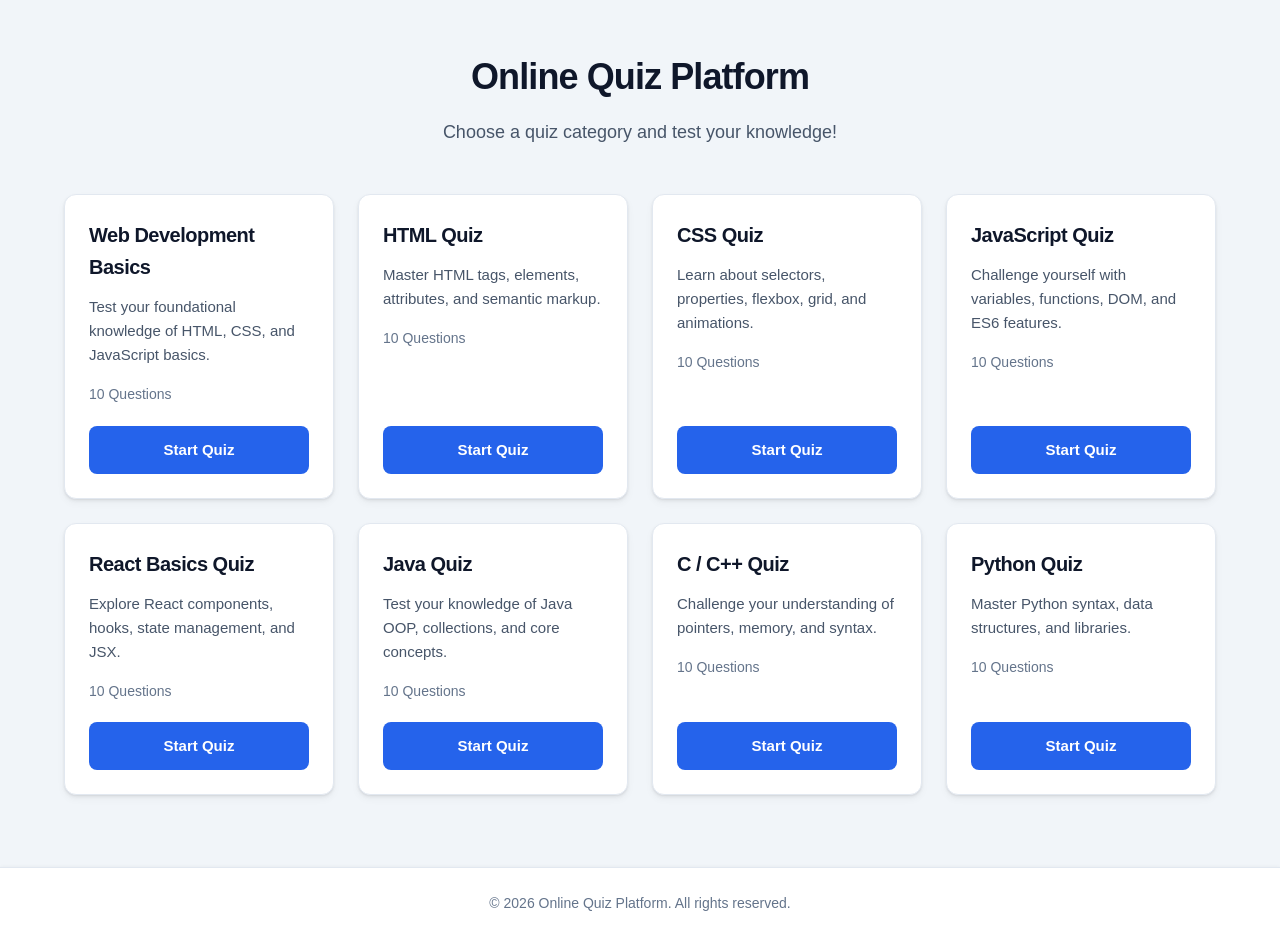
<file: index.html>
<!DOCTYPE html>
<html lang="en">
<head>
    <meta charset="UTF-8">
    <meta name="viewport" content="width=device-width, initial-scale=1.0">
    <title>Online Quiz Website - Choose Your Quiz</title>
    <!-- CSS linked here -->
    <link rel="stylesheet" href="css/style.css">
</head>
<body>
    <main class="container dashboard-container">
        <!-- Dashboard Header -->
        <header class="dashboard-header">
            <h1 id="main-title" class="dashboard-title">Online Quiz Platform</h1>
            <p class="dashboard-subtitle">Choose a quiz category and test your knowledge!</p>
        </header>

        <!-- Quiz Cards Grid -->
        <section class="quiz-grid" aria-label="Available quizzes">
            <!-- Card 1: Web Development Basics -->
            <article class="quiz-card">
                <div class="quiz-card-content">
                    <h2 class="quiz-card-title">Web Development Basics</h2>
                    <p class="quiz-card-description">Test your foundational knowledge of HTML, CSS, and JavaScript basics.</p>
                    <p class="quiz-card-questions">10 Questions</p>
                </div>
                <a href="quiz.html?quiz=webdev" class="quiz-card-btn" role="button">Start Quiz</a>
            </article>

            <!-- Card 2: HTML Quiz -->
            <article class="quiz-card">
                <div class="quiz-card-content">
                    <h2 class="quiz-card-title">HTML Quiz</h2>
                    <p class="quiz-card-description">Master HTML tags, elements, attributes, and semantic markup.</p>
                    <p class="quiz-card-questions">10 Questions</p>
                </div>
                <a href="quiz.html?quiz=html" class="quiz-card-btn" role="button">Start Quiz</a>
            </article>

            <!-- Card 3: CSS Quiz -->
            <article class="quiz-card">
                <div class="quiz-card-content">
                    <h2 class="quiz-card-title">CSS Quiz</h2>
                    <p class="quiz-card-description">Learn about selectors, properties, flexbox, grid, and animations.</p>
                    <p class="quiz-card-questions">10 Questions</p>
                </div>
                <a href="quiz.html?quiz=css" class="quiz-card-btn" role="button">Start Quiz</a>
            </article>

            <!-- Card 4: JavaScript Quiz -->
            <article class="quiz-card">
                <div class="quiz-card-content">
                    <h2 class="quiz-card-title">JavaScript Quiz</h2>
                    <p class="quiz-card-description">Challenge yourself with variables, functions, DOM, and ES6 features.</p>
                    <p class="quiz-card-questions">10 Questions</p>
                </div>
                <a href="quiz.html?quiz=javascript" class="quiz-card-btn" role="button">Start Quiz</a>
            </article>

            <!-- Card 5: React Basics Quiz -->
            <article class="quiz-card">
                <div class="quiz-card-content">
                    <h2 class="quiz-card-title">React Basics Quiz</h2>
                    <p class="quiz-card-description">Explore React components, hooks, state management, and JSX.</p>
                    <p class="quiz-card-questions">10 Questions</p>
                </div>
                <a href="quiz.html?quiz=react" class="quiz-card-btn" role="button">Start Quiz</a>
            </article>

            <!-- Card 6: Java Quiz -->
            <article class="quiz-card">
                <div class="quiz-card-content">
                    <h2 class="quiz-card-title">Java Quiz</h2>
                    <p class="quiz-card-description">Test your knowledge of Java OOP, collections, and core concepts.</p>
                    <p class="quiz-card-questions">10 Questions</p>
                </div>
                <a href="quiz.html?quiz=java" class="quiz-card-btn" role="button">Start Quiz</a>
            </article>

            <!-- Card 7: C / C++ Quiz -->
            <article class="quiz-card">
                <div class="quiz-card-content">
                    <h2 class="quiz-card-title">C / C++ Quiz</h2>
                    <p class="quiz-card-description">Challenge your understanding of pointers, memory, and syntax.</p>
                    <p class="quiz-card-questions">10 Questions</p>
                </div>
                <a href="quiz.html?quiz=cpp" class="quiz-card-btn" role="button">Start Quiz</a>
            </article>

            <!-- Card 8: Python Quiz -->
            <article class="quiz-card">
                <div class="quiz-card-content">
                    <h2 class="quiz-card-title">Python Quiz</h2>
                    <p class="quiz-card-description">Master Python syntax, data structures, and libraries.</p>
                    <p class="quiz-card-questions">10 Questions</p>
                </div>
                <a href="quiz.html?quiz=python" class="quiz-card-btn" role="button">Start Quiz</a>
            </article>
        </section>
    </main>

    <footer class="footer">
        <p>&copy; 2026 Online Quiz Platform. All rights reserved.</p>
    </footer>
</body>
</html>
</file>
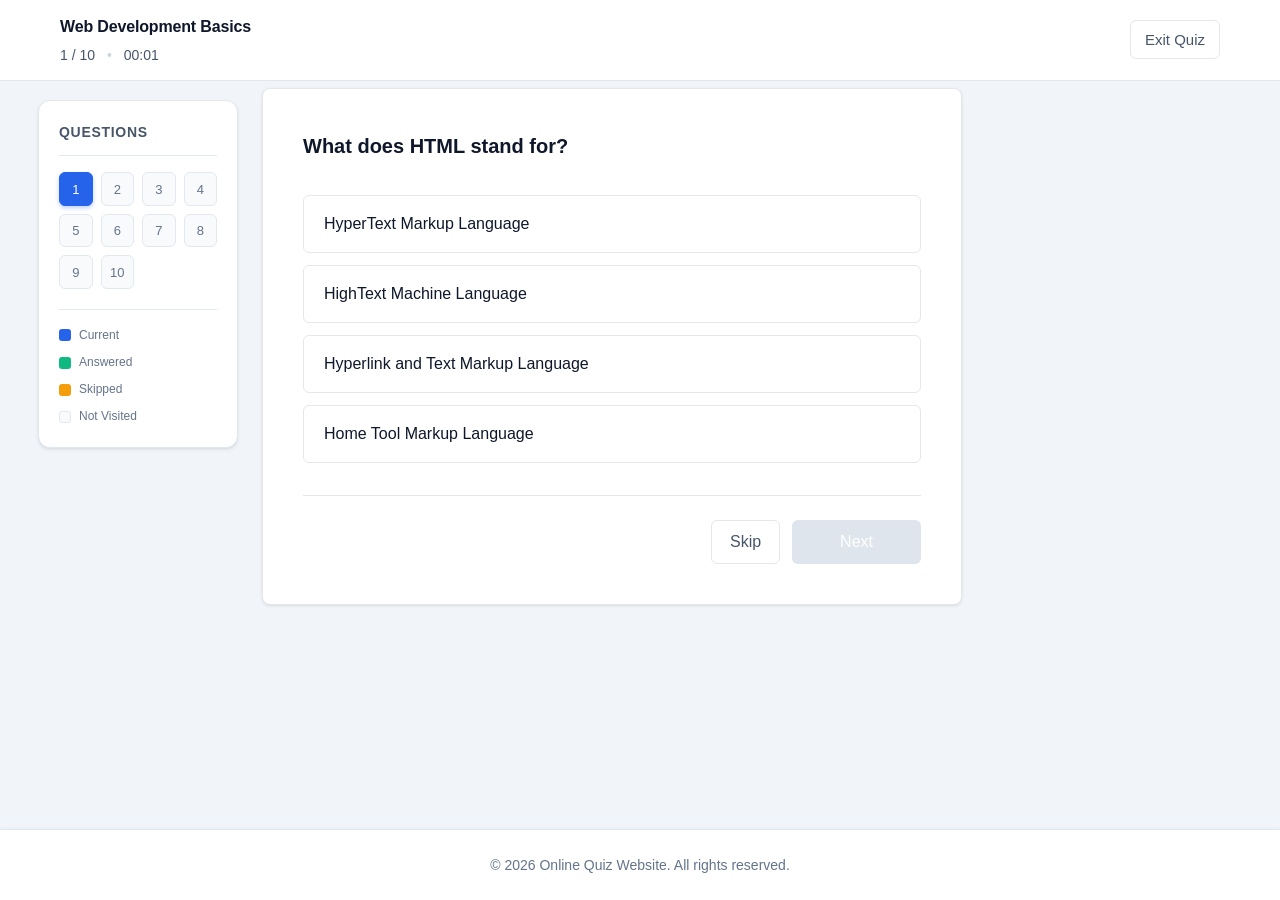
<file: quiz.html>
<!DOCTYPE html>
<html lang="en">
<head>
    <meta charset="UTF-8">
    <meta name="viewport" content="width=device-width, initial-scale=1.0">
    <title>Online Quiz Website - Quiz</title>
    <!-- CSS linked here -->
    <link rel="stylesheet" href="css/style.css">
</head>
<body>
    <!-- Fixed quiz header (stays visible while scrolling) -->
    <header class="quiz-topbar" aria-label="Quiz controls">
        <div class="quiz-topbar-inner">
            <div class="quiz-topbar-left">
                <h1 id="quiz-title" class="quiz-topbar-title">Online Quiz Website</h1>
                <p class="quiz-topbar-meta" aria-live="polite">
                    <span id="current-question">1</span> / <span id="total-questions">10</span>
                    <span class="quiz-topbar-sep" aria-hidden="true">•</span>
                    <span id="quiz-timer" aria-label="Timer">00:00</span>
                </p>
            </div>

            <div class="quiz-topbar-right">
                <button id="exit-quiz-btn" class="exit-quiz-btn" type="button">Exit Quiz</button>
            </div>
        </div>
    </header>

    <main class="container quiz-layout">
        <!-- Question Palette (Navigation Panel) -->
        <aside class="question-palette" aria-label="Question navigation">
            <h2 class="palette-title">Questions</h2>
            <div class="palette-grid" id="palette-grid" role="group" aria-label="Question buttons">
                <!-- Numbered buttons will be generated by quiz.js -->
            </div>
            <div class="palette-legend">
                <div class="legend-item">
                    <span class="legend-dot legend-dot--current"></span>
                    <span>Current</span>
                </div>
                <div class="legend-item">
                    <span class="legend-dot legend-dot--answered"></span>
                    <span>Answered</span>
                </div>
                <div class="legend-item">
                    <span class="legend-dot legend-dot--skipped"></span>
                    <span>Skipped</span>
                </div>
                <div class="legend-item">
                    <span class="legend-dot legend-dot--unanswered"></span>
                    <span>Not Visited</span>
                </div>
            </div>
        </aside>

        <!-- Quiz Content -->
        <section class="quiz-box" aria-labelledby="quiz-title">
            <!-- Question Section -->
            <article class="question-section">
                <h3 class="question-text" id="question-text">What is the capital of France?</h3>
            </article>

            <!-- Options Section -->
            <div class="options-container" id="options-container" role="group" aria-labelledby="question-text">
                <button class="option-btn" type="button">Paris</button>
                <button class="option-btn" type="button">London</button>
                <button class="option-btn" type="button">Berlin</button>
                <button class="option-btn" type="button">Madrid</button>
            </div>

            <!-- Quiz Actions -->
            <div class="quiz-footer">
                <button class="skip-btn" id="skip-btn" type="button">Skip</button>
                <button class="next-btn" id="next-btn" type="button">Next</button>
            </div>
        </section>
    </main>

    <footer class="footer">
        <p>&copy; 2026 Online Quiz Website. All rights reserved.</p>
    </footer>

    <!-- JavaScript files linked here -->
    <script src="js/questions.js"></script>
    <script src="js/quiz.js"></script>
</body>
</html>
</file>
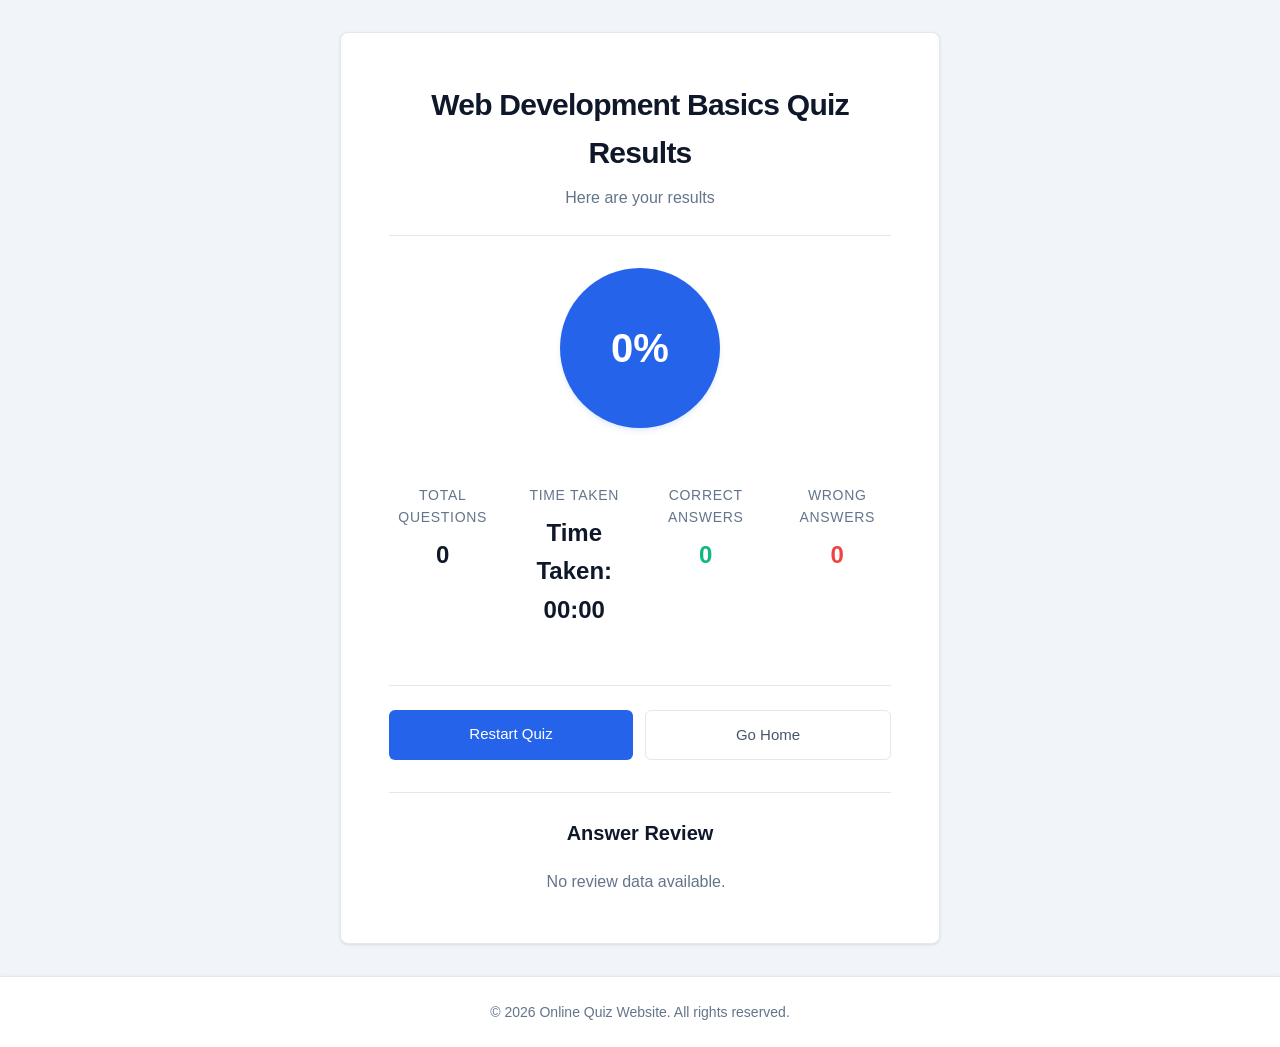
<file: result.html>
<!DOCTYPE html>
<html lang="en">
<head>
    <meta charset="UTF-8">
    <meta name="viewport" content="width=device-width, initial-scale=1.0">
    <title>Online Quiz Website - Results</title>
    <!-- CSS linked here -->
    <link rel="stylesheet" href="css/style.css">
</head>
<body>
    <main class="container">
        <section class="result-box" aria-labelledby="result-title">
            <!-- Result Header -->
            <header class="result-header">
                <h2 id="result-title" class="result-title">Quiz Completed!</h2>
                <p class="result-subtitle">Here are your results</p>
            </header>

            <!-- Score Display -->
            <article class="score-section" aria-label="Your score">
                <div class="score-circle" role="img" aria-label="Score badge">
                    <p class="score-percentage" id="score-percentage" aria-live="polite">80%</p>
                </div>
            </article>

            <!-- Result Details -->
            <div class="result-details" role="region" aria-label="Quiz statistics">
                <div class="detail-item">
                    <p class="detail-label">Total Questions</p>
                    <p class="detail-value" id="total-questions">10</p>
                </div>
                <div class="detail-item">
                    <p class="detail-label">Time Taken</p>
                    <p class="detail-value" id="quiz-time">00:00</p>
                </div>
                <div class="detail-item">
                    <p class="detail-label">Correct Answers</p>
                    <p class="detail-value correct" id="correct-answers">8</p>
                </div>
                <div class="detail-item">
                    <p class="detail-label">Wrong Answers</p>
                    <p class="detail-value incorrect" id="wrong-answers">2</p>
                </div>
            </div>

            <!-- Action Buttons -->
            <div class="result-footer">
                <a href="quiz.html" class="restart-btn" role="button">Restart Quiz</a>
                <a href="index.html" class="home-btn" role="button">Go Home</a>
            </div>

            <!-- Answer Review Section -->
            <section class="review-section" aria-label="Answer review">
                <h3 class="review-title">Answer Review</h3>
                <div class="review-list" id="review-list">
                    <!-- Review items will be generated by result.js -->
                </div>
            </section>
        </section>
    </main>

    <footer class="footer">
        <p>&copy; 2026 Online Quiz Website. All rights reserved.</p>
    </footer>

    <!-- JavaScript files linked here -->
    <script src="js/questions.js"></script>
    <script src="js/result.js"></script>
</body>
</html>
</file>
<file: css/style.css>
/* 
 * =======================================
 * QUIZ WEBSITE - COMPLETE STYLESHEET
 * =======================================
 * This file contains all styles for:
 * - index.html (Home Page)
 * - quiz.html (Quiz Page)
 * - result.html (Result Page)
 * 
 * Design System (Premium Slate Theme):
 * - Page Background: #f1f5f9 (soft slate)
 * - Card Background: #ffffff (white)
 * - Primary Text: #0f172a (slate-900)
 * - Secondary Text: #475569 (slate-600)
 * - Muted Text: #64748b (slate-500)
 * - Accent (Buttons): #2563eb (blue-600)
 * - Border: #e2e8f0 (slate-200)
 * - Shadows: Layered, soft depth
 * - No gradients, clean and minimal
 * =======================================
 */

/* ===================================
   RESET & BASE STYLES
   =================================== */
* {
    margin: 0;
    padding: 0;
    box-sizing: border-box;
}

body {
    font-family: -apple-system, BlinkMacSystemFont, 'Segoe UI', 'Roboto', 'Oxygen', 'Ubuntu', 'Cantarell', sans-serif;
    line-height: 1.6;
    color: #0f172a;
    /* Soft slate background for premium feel */
    background: #f1f5f9;
    min-height: 100vh;
    display: flex;
    flex-direction: column;
}

/* ===================================
   ANIMATIONS & KEYFRAMES
   =================================== */

/* Fade in with subtle upward motion - used for page load entrance */
@keyframes fadeInUp {
    from {
        opacity: 0;
        transform: translateY(20px);
    }
    to {
        opacity: 1;
        transform: translateY(0);
    }
}

/* ===================================
   QUIZ TOP BAR (Fixed Header)
   =================================== */

.quiz-topbar {
    position: fixed;
    top: 0;
    left: 0;
    right: 0;
    background-color: #ffffff;
    border-bottom: 1px solid #e5e7eb;
    z-index: 100;
}

/* When the fixed quiz top bar exists, push the page content down */
body {
    padding-top: 0;
}

.quiz-topbar + .container,
.quiz-topbar + main.container,
.quiz-topbar ~ main.container {
    padding-top: 88px;
}

.quiz-topbar-inner {
    max-width: 1200px;
    margin: 0 auto;
    padding: 14px 20px;
    display: flex;
    align-items: center;
    justify-content: space-between;
    gap: 16px;
}

.quiz-topbar-left {
    min-width: 0;
}

.quiz-topbar-title {
    font-size: 1rem;
    font-weight: 700;
    color: #0f172a;
    letter-spacing: -0.01em;
    margin-bottom: 4px;
    white-space: nowrap;
    overflow: hidden;
    text-overflow: ellipsis;
}

.quiz-topbar-meta {
    font-size: 0.875rem;
    color: #475569;
}

.quiz-topbar-sep {
    margin: 0 8px;
    color: #cbd5e1;
}

.exit-quiz-btn {
    padding: 10px 14px;
    font-size: 0.9375rem;
    font-weight: 500;
    border-radius: 6px;
    border: 1px solid #e5e7eb;
    background-color: #ffffff;
    color: #475569;
    cursor: pointer;
    transition: background-color 0.2s ease, border-color 0.2s ease;
}

.exit-quiz-btn:hover {
    background-color: #f8fafc;
    border-color: #cbd5e1;
}

.exit-quiz-btn:active {
    background-color: #f1f5f9;
}

/* ===================================
   SHARED COMPONENTS
   =================================== */

/* Main Container - Centers content on all pages */
.container {
    flex: 1;
    display: flex;
    justify-content: center;
    align-items: center;
    padding: 32px 20px;
}

/* Footer - Appears on all pages */
.footer {
    background-color: #ffffff;
    border-top: 1px solid #e2e8f0;
    color: #64748b;
    text-align: center;
    padding: 24px 20px;
    font-size: 0.875rem;
    /* Subtle top shadow for depth separation */
    box-shadow: 0 -1px 3px rgba(15, 23, 42, 0.03);
}

/* ===================================
   ACCESSIBILITY & FOCUS STYLES
   =================================== */

/* Ensure all interactive elements have visible focus indicators */
a:focus,
button:focus {
    outline: 2px solid #2563eb;
    outline-offset: 2px;
}

/* Improve focus visibility for option buttons */
.option-btn:focus {
    outline: 2px solid #2563eb;
    outline-offset: 2px;
}

/* ===================================
   HOME PAGE STYLES (index.html)
   =================================== */

/* Dashboard Container */
.dashboard-container {
    flex-direction: column;
    align-items: center;
    max-width: 1200px;
    width: 100%;
    padding: 48px 24px;
    margin: 0 auto;
}

/* Dashboard Header */
.dashboard-header {
    text-align: center;
    margin-bottom: 48px;
    /* Page load animation: fade in + slight upward motion */
    animation: fadeInUp 0.6s ease-out;
}

.dashboard-title {
    font-size: 2.25rem;
    color: #0f172a;
    margin-bottom: 12px;
    font-weight: 700;
    letter-spacing: -0.025em;
}

.dashboard-subtitle {
    font-size: 1.125rem;
    color: #475569;
    font-weight: 400;
}

/* Quiz Cards Grid - Equal height cards with proper alignment */
.quiz-grid {
    display: grid;
    /* 4 cards per row on large screens, responsive down to 1 */
    grid-template-columns: repeat(4, 1fr);
    /* Consistent gaps between cards */
    gap: 24px;
    margin-bottom: 24px;
    width: 100%;
    max-width: 1152px;
}

/* Individual Quiz Card - Flexbox for content/button alignment */
.quiz-card {
    background-color: #ffffff;
    border: 1px solid #e2e8f0;
    /* More rounded corners for modern feel */
    border-radius: 12px;
    padding: 24px;
    /* Layered shadow for premium depth on slate background */
    box-shadow: 
        0 1px 2px rgba(15, 23, 42, 0.06),
        0 2px 4px rgba(15, 23, 42, 0.06),
        0 4px 8px rgba(15, 23, 42, 0.04);
    /* Smooth transitions for hover states */
    transition: 
        box-shadow 0.25s cubic-bezier(0.4, 0, 0.2, 1), 
        transform 0.25s cubic-bezier(0.4, 0, 0.2, 1),
        border-color 0.25s ease;
    display: flex;
    flex-direction: column;
    justify-content: space-between;
    /* Page load animation: staggered fade-in for each card */
    opacity: 0;
    animation: fadeInUp 0.5s ease-out forwards;
}

/* Stagger card entrance animations */
.quiz-card:nth-child(1) { animation-delay: 0.1s; }
.quiz-card:nth-child(2) { animation-delay: 0.15s; }
.quiz-card:nth-child(3) { animation-delay: 0.2s; }
.quiz-card:nth-child(4) { animation-delay: 0.25s; }
.quiz-card:nth-child(5) { animation-delay: 0.3s; }
.quiz-card:nth-child(6) { animation-delay: 0.35s; }
.quiz-card:nth-child(7) { animation-delay: 0.4s; }
.quiz-card:nth-child(8) { animation-delay: 0.45s; }

.quiz-card:hover {
    /* Elevated shadow on hover for lift effect */
    box-shadow: 
        0 4px 6px rgba(15, 23, 42, 0.05),
        0 10px 20px rgba(15, 23, 42, 0.1),
        0 20px 40px rgba(15, 23, 42, 0.08);
    transform: translateY(-6px);
    border-color: #cbd5e1;
}

/* Card content wrapper - allows button to stay at bottom */
.quiz-card-content {
    flex-grow: 1;
    display: flex;
    flex-direction: column;
}

.quiz-card-title {
    font-size: 1.25rem;
    color: #0f172a;
    margin-bottom: 12px;
    font-weight: 600;
    letter-spacing: -0.025em;
}

.quiz-card-description {
    font-size: 0.9375rem;
    color: #475569;
    line-height: 1.6;
    margin-bottom: 16px;
}

.quiz-card-questions {
    font-size: 0.875rem;
    color: #64748b;
    margin-bottom: 20px;
    font-weight: 500;
}

.quiz-card-btn {
    display: inline-block;
    width: 100%;
    padding: 12px 20px;
    background-color: #2563eb;
    color: #ffffff;
    text-decoration: none;
    font-size: 0.9375rem;
    font-weight: 600;
    /* Match card border radius for cohesive look */
    border-radius: 8px;
    text-align: center;
    border: none;
    cursor: pointer;
    /* Smooth multi-property transitions */
    transition: 
        background-color 0.2s ease,
        transform 0.2s cubic-bezier(0.4, 0, 0.2, 1),
        box-shadow 0.2s ease;
}

.quiz-card-btn:hover {
    background-color: #1d4ed8;
    /* Subtle scale + lift for premium feel */
    transform: translateY(-2px) scale(1.02);
    box-shadow: 0 4px 12px rgba(37, 99, 235, 0.35);
}

.quiz-card-btn:active {
    background-color: #1e40af;
    /* Press effect: snap back with slight scale down */
    transform: translateY(0) scale(0.98);
    box-shadow: 0 2px 4px rgba(37, 99, 235, 0.2);
}

/* Legacy Home Section (kept for backward compatibility) */
.home-section {
    background-color: #ffffff;
    padding: 60px 40px;
    border-radius: 12px;
    box-shadow: 0 10px 30px rgba(0, 0, 0, 0.2);
    text-align: center;
    max-width: 600px;
    width: 100%;
}

.main-title {
    font-size: 2.5rem;
    color: #667eea;
    margin-bottom: 24px;
    font-weight: 700;
    letter-spacing: -0.5px;
}

.subtitle {
    font-size: 1.1rem;
    color: #666;
    margin-bottom: 40px;
    line-height: 1.8;
    max-width: 500px;
    margin-left: auto;
    margin-right: auto;
}

.start-btn {
    display: inline-block;
    padding: 15px 50px;
    background: linear-gradient(135deg, #667eea 0%, #764ba2 100%);
    color: #ffffff;
    text-decoration: none;
    font-size: 1.2rem;
    font-weight: 600;
    border-radius: 50px;
    transition: transform 0.2s ease, box-shadow 0.2s ease;
    box-shadow: 0 4px 15px rgba(102, 126, 234, 0.4);
}

.start-btn:hover {
    transform: translateY(-2px);
    box-shadow: 0 6px 20px rgba(102, 126, 234, 0.6);
}

.start-btn:focus {
    outline: 3px solid #ffd700;
    outline-offset: 3px;
}

.start-btn:focus:not(:focus-visible) {
    outline: none;
}

.start-btn:focus-visible {
    outline: 3px solid #ffd700;
    outline-offset: 3px;
}

/* ===================================
   QUIZ PAGE STYLES (quiz.html)
   =================================== */

.quiz-box {
    background-color: #ffffff;
    padding: 40px;
    border: 1px solid #e5e7eb;
    border-radius: 8px;
    box-shadow: 0 1px 3px 0 rgba(0, 0, 0, 0.1);
    max-width: 700px;
    width: 100%;
}

/* Quiz Header */
.quiz-header {
    text-align: center;
    margin-bottom: 32px;
    padding-bottom: 24px;
    border-bottom: 1px solid #e5e7eb;
}

.quiz-title {
    font-size: 1.875rem;
    color: #0f172a;
    margin-bottom: 8px;
    font-weight: 700;
    letter-spacing: -0.025em;
}

.question-counter {
    font-size: 0.9375rem;
    color: #64748b;
    font-weight: 500;
}

.question-counter span {
    color: #2563eb;
    font-weight: 600;
}

/* Question Section */
.question-section {
    margin-bottom: 32px;
}

.question-text {
    font-size: 1.25rem;
    color: #0f172a;
    line-height: 1.7;
    font-weight: 600;
}

/* Answer Options */
.options-container {
    display: flex;
    flex-direction: column;
    gap: 12px;
    margin-bottom: 32px;
}

.option-btn {
    padding: 16px 20px;
    background-color: #ffffff;
    border: 1px solid #e5e7eb;
    border-radius: 6px;
    font-size: 1rem;
    color: #0f172a;
    cursor: pointer;
    transition: all 0.2s ease;
    text-align: left;
    font-weight: 500;
    line-height: 1.5;
}

.option-btn:hover {
    background-color: #f1f5f9;
    border-color: #cbd5e1;
}

/* Option Button States */
.option-btn.selected {
    background-color: #dbeafe;
    border-color: #2563eb;
    color: #1e40af;
}

.option-btn.correct {
    background-color: #10b981;
    color: #ffffff;
    border-color: #10b981;
}

.option-btn.incorrect {
    background-color: #ef4444;
    color: #ffffff;
    border-color: #ef4444;
}

.option-btn:disabled {
    cursor: not-allowed;
    opacity: 0.6;
}

/* Quiz Footer with Next Button */
.quiz-footer {
    display: flex;
    justify-content: flex-end;
    gap: 12px;
    margin-top: 32px;
    padding-top: 24px;
    border-top: 1px solid #e5e7eb;
}

.skip-btn {
    padding: 12px 18px;
    background-color: #ffffff;
    color: #475569;
    border: 1px solid #e5e7eb;
    border-radius: 6px;
    font-size: 1rem;
    font-weight: 500;
    cursor: pointer;
    transition: background-color 0.2s ease, border-color 0.2s ease;
}

.skip-btn:hover {
    background-color: #f8fafc;
    border-color: #cbd5e1;
}

.skip-btn:active {
    background-color: #f1f5f9;
}

.next-btn {
    padding: 12px 48px;
    background-color: #2563eb;
    color: #ffffff;
    border: none;
    border-radius: 6px;
    font-size: 1rem;
    font-weight: 500;
    cursor: pointer;
    transition: background-color 0.2s ease;
}

.next-btn:hover {
    background-color: #1d4ed8;
}

.next-btn:active {
    background-color: #1e40af;
}

.next-btn:disabled {
    background-color: #cbd5e1;
    cursor: not-allowed;
    opacity: 0.6;
}

/* ===================================
   QUESTION PALETTE (Navigation Panel)
   =================================== */

/* Quiz page layout: sidebar + main content */
.quiz-layout {
    display: flex;
    gap: 24px;
    align-items: flex-start;
    max-width: 1000px;
    width: 100%;
}

/* Question Palette Sidebar */
.question-palette {
    background-color: #ffffff;
    border: 1px solid #e2e8f0;
    border-radius: 12px;
    padding: 20px;
    width: 200px;
    flex-shrink: 0;
    box-shadow: 
        0 1px 2px rgba(15, 23, 42, 0.06),
        0 2px 4px rgba(15, 23, 42, 0.06);
    position: sticky;
    top: 100px; /* Below the fixed header */
    /* Ensure content never overflows */
    overflow: hidden;
    box-sizing: border-box;
}

.palette-title {
    font-size: 0.875rem;
    font-weight: 600;
    color: #475569;
    text-transform: uppercase;
    letter-spacing: 0.05em;
    margin-bottom: 16px;
    padding-bottom: 12px;
    border-bottom: 1px solid #e2e8f0;
}

/* Grid of numbered question buttons */
.palette-grid {
    display: grid;
    /* Use auto-fit to prevent overflow and adapt to container width */
    grid-template-columns: repeat(auto-fit, minmax(30px, 1fr));
    gap: 8px;
    margin-bottom: 20px;
    /* Ensure grid respects container width */
    width: 100%;
    box-sizing: border-box;
}

/* Individual palette button */
.palette-btn {
    /* Remove fixed width - let grid control sizing */
    width: 100%;
    aspect-ratio: 1; /* Keep buttons square */
    min-width: 30px;
    max-width: 36px;
    height: auto;
    display: flex;
    align-items: center;
    justify-content: center;
    font-size: 0.8125rem;
    font-weight: 500;
    border-radius: 6px;
    border: 1px solid #e2e8f0;
    background-color: #f8fafc;
    color: #64748b;
    cursor: pointer;
    transition: all 0.15s ease;
    /* Ensure button content doesn't overflow */
    box-sizing: border-box;
    padding: 0;
}

.palette-btn:hover {
    background-color: #f1f5f9;
    border-color: #cbd5e1;
}

/* State: Current question (active) */
.palette-btn--current {
    background-color: #2563eb;
    border-color: #2563eb;
    color: #ffffff;
    box-shadow: 0 2px 4px rgba(37, 99, 235, 0.3);
}

.palette-btn--current:hover {
    background-color: #1d4ed8;
    border-color: #1d4ed8;
}

/* State: Answered question */
.palette-btn--answered {
    background-color: #10b981;
    border-color: #10b981;
    color: #ffffff;
}

.palette-btn--answered:hover {
    background-color: #059669;
    border-color: #059669;
}

/* State: Skipped question */
.palette-btn--skipped {
    background-color: #f59e0b;
    border-color: #f59e0b;
    color: #ffffff;
}

.palette-btn--skipped:hover {
    background-color: #d97706;
    border-color: #d97706;
}

/* Legend section */
.palette-legend {
    display: flex;
    flex-direction: column;
    gap: 8px;
    padding-top: 16px;
    border-top: 1px solid #e2e8f0;
}

.legend-item {
    display: flex;
    align-items: center;
    gap: 8px;
    font-size: 0.75rem;
    color: #64748b;
}

.legend-dot {
    width: 12px;
    height: 12px;
    border-radius: 3px;
    flex-shrink: 0;
}

.legend-dot--current {
    background-color: #2563eb;
}

.legend-dot--answered {
    background-color: #10b981;
}

.legend-dot--skipped {
    background-color: #f59e0b;
}

.legend-dot--unanswered {
    background-color: #f8fafc;
    border: 1px solid #e2e8f0;
}

/* ===================================
   RESULT PAGE STYLES (result.html)
   =================================== */

.result-box {
    background-color: #ffffff;
    padding: 48px;
    border: 1px solid #e5e7eb;
    border-radius: 8px;
    box-shadow: 0 1px 3px 0 rgba(0, 0, 0, 0.1);
    max-width: 600px;
    width: 100%;
    text-align: center;
}

/* Result Header */
.result-header {
    margin-bottom: 32px;
    padding-bottom: 24px;
    border-bottom: 1px solid #e5e7eb;
}

.result-title {
    font-size: 1.875rem;
    color: #0f172a;
    margin-bottom: 8px;
    font-weight: 700;
    letter-spacing: -0.025em;
}

.result-subtitle {
    font-size: 1rem;
    color: #64748b;
}

/* Score Circle Display */
.score-section {
    margin-bottom: 32px;
}

.score-circle {
    width: 160px;
    height: 160px;
    margin: 0 auto;
    background-color: #2563eb;
    border-radius: 50%;
    display: flex;
    align-items: center;
    justify-content: center;
    box-shadow: 0 4px 6px -1px rgba(37, 99, 235, 0.1), 0 2px 4px -1px rgba(37, 99, 235, 0.06);
}

.score-percentage {
    font-size: 2.5rem;
    color: #ffffff;
    font-weight: 700;
}

/* Result Details Grid */
.result-details {
    display: flex;
    justify-content: space-around;
    gap: 24px;
    margin-bottom: 32px;
    padding: 24px 0;
}

.detail-item {
    flex: 1;
}

.detail-label {
    font-size: 0.875rem;
    color: #64748b;
    margin-bottom: 8px;
    font-weight: 500;
    text-transform: uppercase;
    letter-spacing: 0.05em;
}

.detail-value {
    font-size: 1.5rem;
    color: #0f172a;
    font-weight: 700;
}

.detail-value.correct {
    color: #10b981;
}

.detail-value.incorrect {
    color: #ef4444;
}

/* Result Action Buttons */
.result-footer {
    display: flex;
    gap: 12px;
    justify-content: center;
    margin-top: 32px;
    padding-top: 24px;
    border-top: 1px solid #e5e7eb;
}

.restart-btn,
.home-btn {
    flex: 1;
    padding: 12px 24px;
    text-decoration: none;
    font-size: 0.9375rem;
    font-weight: 500;
    border-radius: 6px;
    transition: background-color 0.2s ease, color 0.2s ease;
    text-align: center;
}

.restart-btn {
    background-color: #2563eb;
    color: #ffffff;
    border: none;
}

.restart-btn:hover {
    background-color: #1d4ed8;
}

.restart-btn:active {
    background-color: #1e40af;
}

.home-btn {
    background-color: #ffffff;
    color: #475569;
    border: 1px solid #e5e7eb;
}

.home-btn:hover {
    background-color: #f8fafc;
    border-color: #cbd5e1;
}

.home-btn:active {
    background-color: #f1f5f9;
}

/* ===================================
   ANSWER REVIEW SECTION
   =================================== */

.review-section {
    margin-top: 32px;
    padding-top: 24px;
    border-top: 1px solid #e5e7eb;
    text-align: left;
}

.review-title {
    font-size: 1.25rem;
    font-weight: 600;
    color: #0f172a;
    margin-bottom: 20px;
    text-align: center;
}

.review-list {
    display: flex;
    flex-direction: column;
    gap: 16px;
    max-height: 400px;
    overflow-y: auto;
    padding-right: 8px;
}

/* Individual review item */
.review-item {
    background-color: #f8fafc;
    border: 1px solid #e2e8f0;
    border-radius: 8px;
    padding: 16px;
    border-left: 4px solid #e2e8f0;
}

.review-item--correct {
    border-left-color: #10b981;
    background-color: #f0fdf4;
}

.review-item--incorrect {
    border-left-color: #ef4444;
    background-color: #fef2f2;
}

.review-item--skipped {
    border-left-color: #f59e0b;
    background-color: #fffbeb;
}

.review-question-num {
    font-size: 0.75rem;
    font-weight: 600;
    color: #64748b;
    text-transform: uppercase;
    letter-spacing: 0.05em;
    margin-bottom: 8px;
}

.review-question-text {
    font-size: 0.9375rem;
    font-weight: 500;
    color: #0f172a;
    margin-bottom: 12px;
    line-height: 1.5;
}

.review-answers {
    display: flex;
    flex-direction: column;
    gap: 6px;
    font-size: 0.875rem;
}

.review-answer {
    display: flex;
    align-items: flex-start;
    gap: 8px;
}

.review-answer-label {
    font-weight: 500;
    color: #64748b;
    min-width: 90px;
    flex-shrink: 0;
}

.review-answer-value {
    color: #0f172a;
}

.review-answer-value--correct {
    color: #059669;
    font-weight: 500;
}

.review-answer-value--incorrect {
    color: #dc2626;
    font-weight: 500;
}

.review-answer-value--skipped {
    color: #d97706;
    font-style: italic;
}

/* ===================================
   RESPONSIVE DESIGN
   =================================== */

/* Small Desktop / Large Tablets (1024px and below) */
@media (max-width: 1024px) {
    .quiz-grid {
        /* 3 cards per row */
        grid-template-columns: repeat(3, 1fr);
    }

    /* Stack palette above quiz on smaller screens */
    .quiz-layout {
        flex-direction: column;
        align-items: stretch;
    }

    .question-palette {
        width: 100%;
        position: static;
        order: -1; /* Move palette above quiz content */
    }

    .palette-grid {
        grid-template-columns: repeat(10, 1fr);
    }

    .palette-legend {
        flex-direction: row;
        flex-wrap: wrap;
        gap: 12px;
    }
}

/* Tablet Devices (768px and below) */
@media (max-width: 768px) {
    /* Dashboard */
    .dashboard-container {
        padding: 40px 20px;
    }

    .dashboard-title {
        font-size: 1.875rem;
    }

    .dashboard-subtitle {
        font-size: 1rem;
    }

    .quiz-grid {
        /* 2 cards per row on tablets */
        grid-template-columns: repeat(2, 1fr);
        gap: 20px;
    }

    .quiz-card {
        padding: 20px;
    }

    /* Quiz Page */
    .quiz-box {
        padding: 32px 24px;
    }

    .quiz-title {
        font-size: 1.5rem;
    }

    .question-text {
        font-size: 1.125rem;
    }

    .option-btn {
        padding: 14px 16px;
        font-size: 0.9375rem;
    }

    .next-btn {
        padding: 12px 40px;
    }

    /* Result Page */
    .result-box {
        padding: 40px 24px;
    }

    .result-title {
        font-size: 1.5rem;
    }

    .score-circle {
        width: 140px;
        height: 140px;
    }

    .score-percentage {
        font-size: 2.25rem;
    }

    .result-details {
        flex-direction: column;
        gap: 20px;
    }

    .detail-value {
        font-size: 1.5rem;
    }

    .result-footer {
        flex-direction: column;
    }

    .restart-btn,
    .home-btn {
        width: 100%;
    }
}

/* Mobile Devices (480px and below) */
@media (max-width: 480px) {
    /* Dashboard */
    .dashboard-container {
        padding: 32px 16px;
    }

    .dashboard-title {
        font-size: 1.5rem;
    }

    .dashboard-subtitle {
        font-size: 0.9375rem;
    }

    .quiz-grid {
        grid-template-columns: 1fr;
        gap: 16px;
    }

    .quiz-card {
        padding: 20px 16px;
    }

    .quiz-card-title {
        font-size: 1.125rem;
    }

    .quiz-card-description {
        font-size: 0.875rem;
    }

    /* Quiz Page */
    .quiz-box {
        padding: 28px 20px;
    }

    .quiz-title {
        font-size: 1.25rem;
    }

    .question-counter {
        font-size: 0.875rem;
    }

    .question-text {
        font-size: 1rem;
    }

    .option-btn {
        padding: 12px 16px;
        font-size: 0.9375rem;
    }

    .next-btn {
        padding: 12px 32px;
        font-size: 0.9375rem;
    }

    /* Result Page */
    .result-box {
        padding: 32px 20px;
    }

    .result-title {
        font-size: 1.375rem;
    }

    .result-subtitle {
        font-size: 0.875rem;
    }

    .score-circle {
        width: 120px;
        height: 120px;
    }

    .score-percentage {
        font-size: 2rem;
    }

    .detail-label {
        font-size: 0.8125rem;
    }

    .detail-value {
        font-size: 1.25rem;
    }

    .restart-btn,
    .home-btn {
        width: 100%;
        padding: 12px;
        font-size: 0.9375rem;
    }
}
</file>
